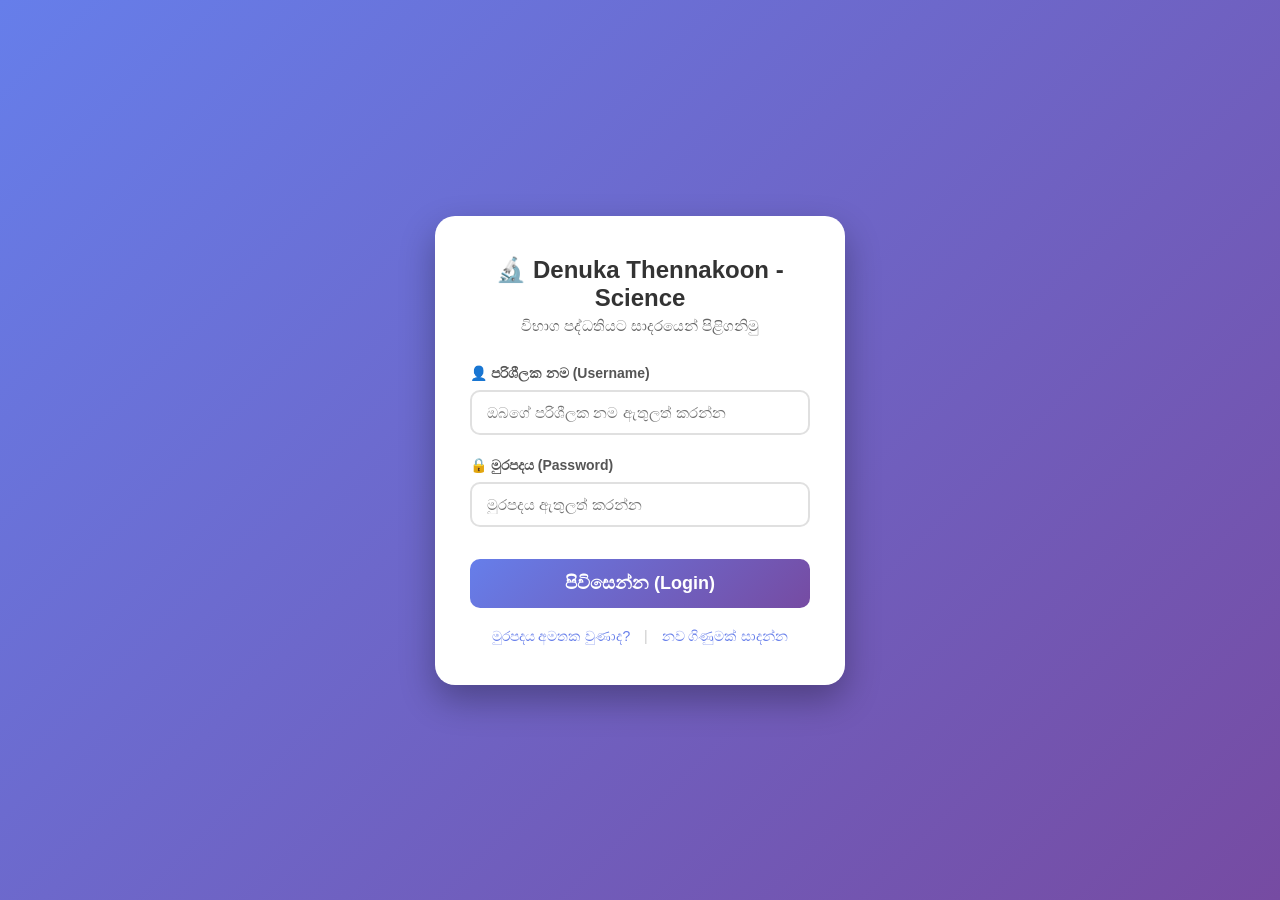
<file: index.html>
<!DOCTYPE html>
<html lang="si">
<head>
    <meta charset="UTF-8">
    <meta name="viewport" content="width=device-width, initial-scale=1.0">
    <title>Denuka Thennakoon - Science</title>
    <link rel="stylesheet" href="style.css">
</head>
<body>
    <div class="container">
        <div class="login-box">
            <h1>🔬 Denuka Thennakoon - Science</h1>
            <h2>විභාග පද්ධතියට සාදරයෙන් පිළිගනිමු</h2>
            
            <form id="loginForm">
                <div class="input-group">
                    <label for="username">👤 පරිශීලක නම (Username)</label>
                    <input type="text" id="username" placeholder="ඔබගේ පරිශීලක නම ඇතුලත් කරන්න" required>
                </div>

                <div class="input-group">
                    <label for="password">🔒 මුරපදය (Password)</label>
                    <input type="password" id="password" placeholder="මුරපදය ඇතුලත් කරන්න" required>
                </div>

                <button type="submit" class="login-btn">පිවිසෙන්න (Login)</button>
                
                <div class="links">
                    <a href="#">මුරපදය අමතක වුණාද?</a>
                    <span>|</span>
                    <a href="#">නව ගිණුමක් සාදන්න</a>
                </div>
            </form>

            <div id="message" class="message"></div>
        </div>
    </div>

    <script src="script.js"></script>
</body>
</html>
</file>
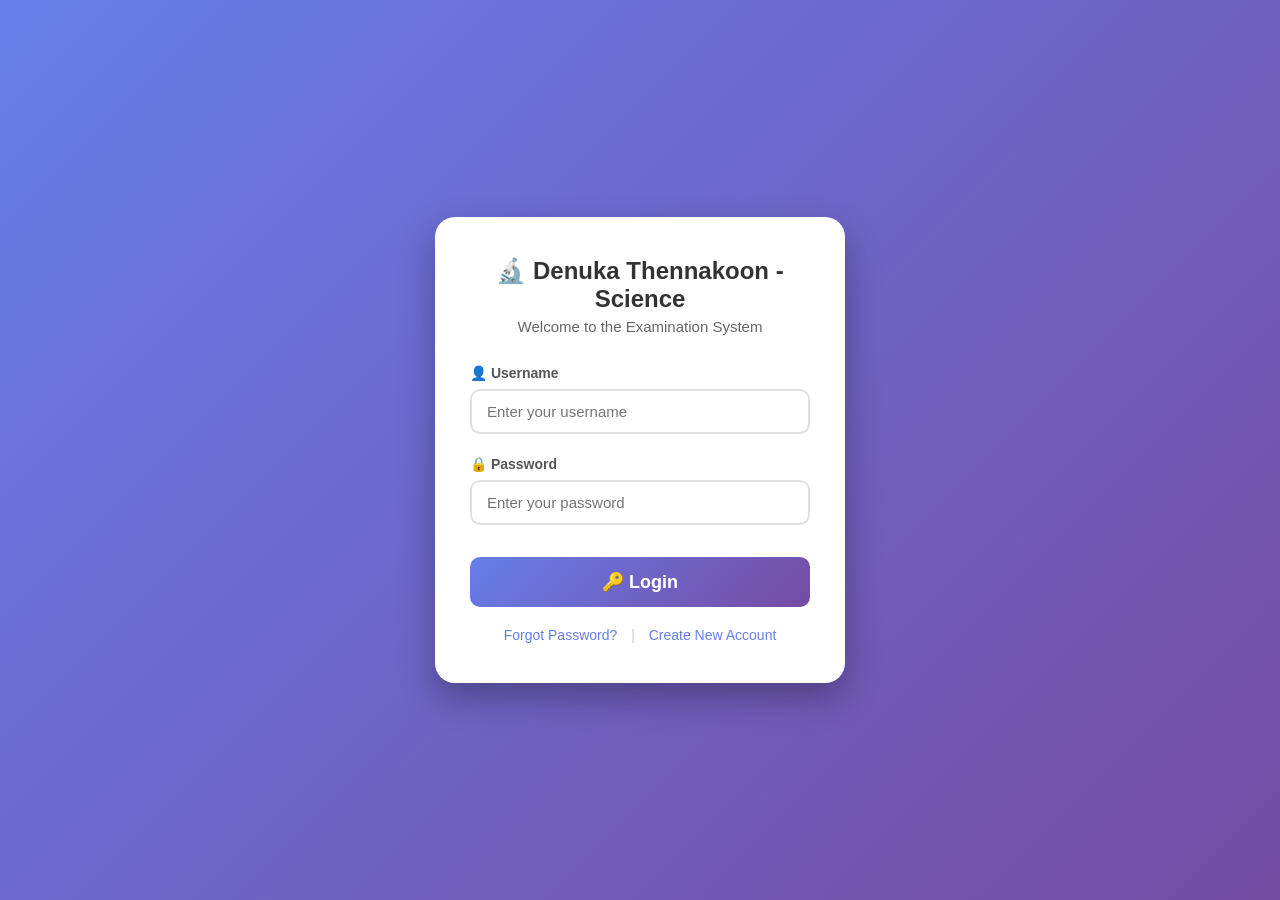
<file: html.html>
<!DOCTYPE html>
<html lang="en">
<head>
    <meta charset="UTF-8">
    <meta name="viewport" content="width=device-width, initial-scale=1.0">
    <title>Denuka Thennakoon - Science</title>
    <link rel="stylesheet" href="style.css">
</head>
<body>
    <div class="container">
        <div class="login-box">
            <h1>🔬 Denuka Thennakoon - Science</h1>
            <h2>Welcome to the Examination System</h2>
            
            <form id="loginForm">
                <div class="input-group">
                    <label for="username">👤 Username</label>
                    <input type="text" id="username" placeholder="Enter your username" required>
                </div>

                <div class="input-group">
                    <label for="password">🔒 Password</label>
                    <input type="password" id="password" placeholder="Enter your password" required>
                </div>

                <button type="submit" class="login-btn">🔑 Login</button>
                
                <div class="links">
                    <a href="#">Forgot Password?</a>
                    <span>|</span>
                    <a href="#">Create New Account</a>
                </div>
            </form>

            <div id="message" class="message"></div>
        </div>
    </div>

    <script src="script.js"></script>
</body>
</html>
</file>
<file: style.css>
/* Reset and base styles */
* {
    margin: 0;
    padding: 0;
    box-sizing: border-box;
}

body {
    font-family: 'Segoe UI', Tahoma, Geneva, Verdana, sans-serif;
    background: linear-gradient(135deg, #667eea 0%, #764ba2 100%);
    height: 100vh;
    display: flex;
    justify-content: center;
    align-items: center;
}

.container {
    width: 100%;
    max-width: 450px;
    padding: 20px;
}

.login-box {
    background: white;
    padding: 40px 35px;
    border-radius: 20px;
    box-shadow: 0 15px 35px rgba(0,0,0,0.3);
    transition: transform 0.3s;
}

.login-box:hover {
    transform: translateY(-5px);
}

.login-box h1 {
    color: #333;
    font-size: 24px;
    font-weight: 700;
    text-align: center;
    margin-bottom: 5px;
}

.login-box h2 {
    color: #666;
    font-size: 15px;
    font-weight: 300;
    text-align: center;
    margin-bottom: 30px;
}

.input-group {
    margin-bottom: 22px;
}

.input-group label {
    display: block;
    color: #555;
    font-weight: 600;
    margin-bottom: 8px;
    font-size: 14px;
}

.input-group input {
    width: 100%;
    padding: 12px 15px;
    border: 2px solid #e0e0e0;
    border-radius: 10px;
    font-size: 15px;
    transition: border-color 0.3s;
    outline: none;
}

.input-group input:focus {
    border-color: #667eea;
    box-shadow: 0 0 0 3px rgba(102, 126, 234, 0.1);
}

.login-btn {
    width: 100%;
    padding: 14px;
    background: linear-gradient(135deg, #667eea 0%, #764ba2 100%);
    color: white;
    border: none;
    border-radius: 10px;
    font-size: 18px;
    font-weight: 600;
    cursor: pointer;
    transition: all 0.3s;
    margin-top: 10px;
}

.login-btn:hover {
    transform: scale(1.02);
    box-shadow: 0 8px 20px rgba(102, 126, 234, 0.4);
}

.login-btn:active {
    transform: scale(0.98);
}

.links {
    text-align: center;
    margin-top: 20px;
    font-size: 14px;
}

.links a {
    color: #667eea;
    text-decoration: none;
    font-weight: 500;
    transition: color 0.3s;
}

.links a:hover {
    color: #764ba2;
    text-decoration: underline;
}

.links span {
    color: #ccc;
    margin: 0 10px;
}

.message {
    margin-top: 20px;
    padding: 12px;
    border-radius: 8px;
    text-align: center;
    font-weight: 500;
    display: none;
}

.message.error {
    display: block;
    background: #fee;
    color: #c33;
    border: 1px solid #fcc;
}

.message.success {
    display: block;
    background: #e8f5e9;
    color: #2e7d32;
    border: 1px solid #a5d6a7;
}

/* Mobile responsive */
@media (max-width: 480px) {
    .login-box {
        padding: 30px 20px;
    }
    .login-box h1 {
        font-size: 20px;
    }
}
</file>
